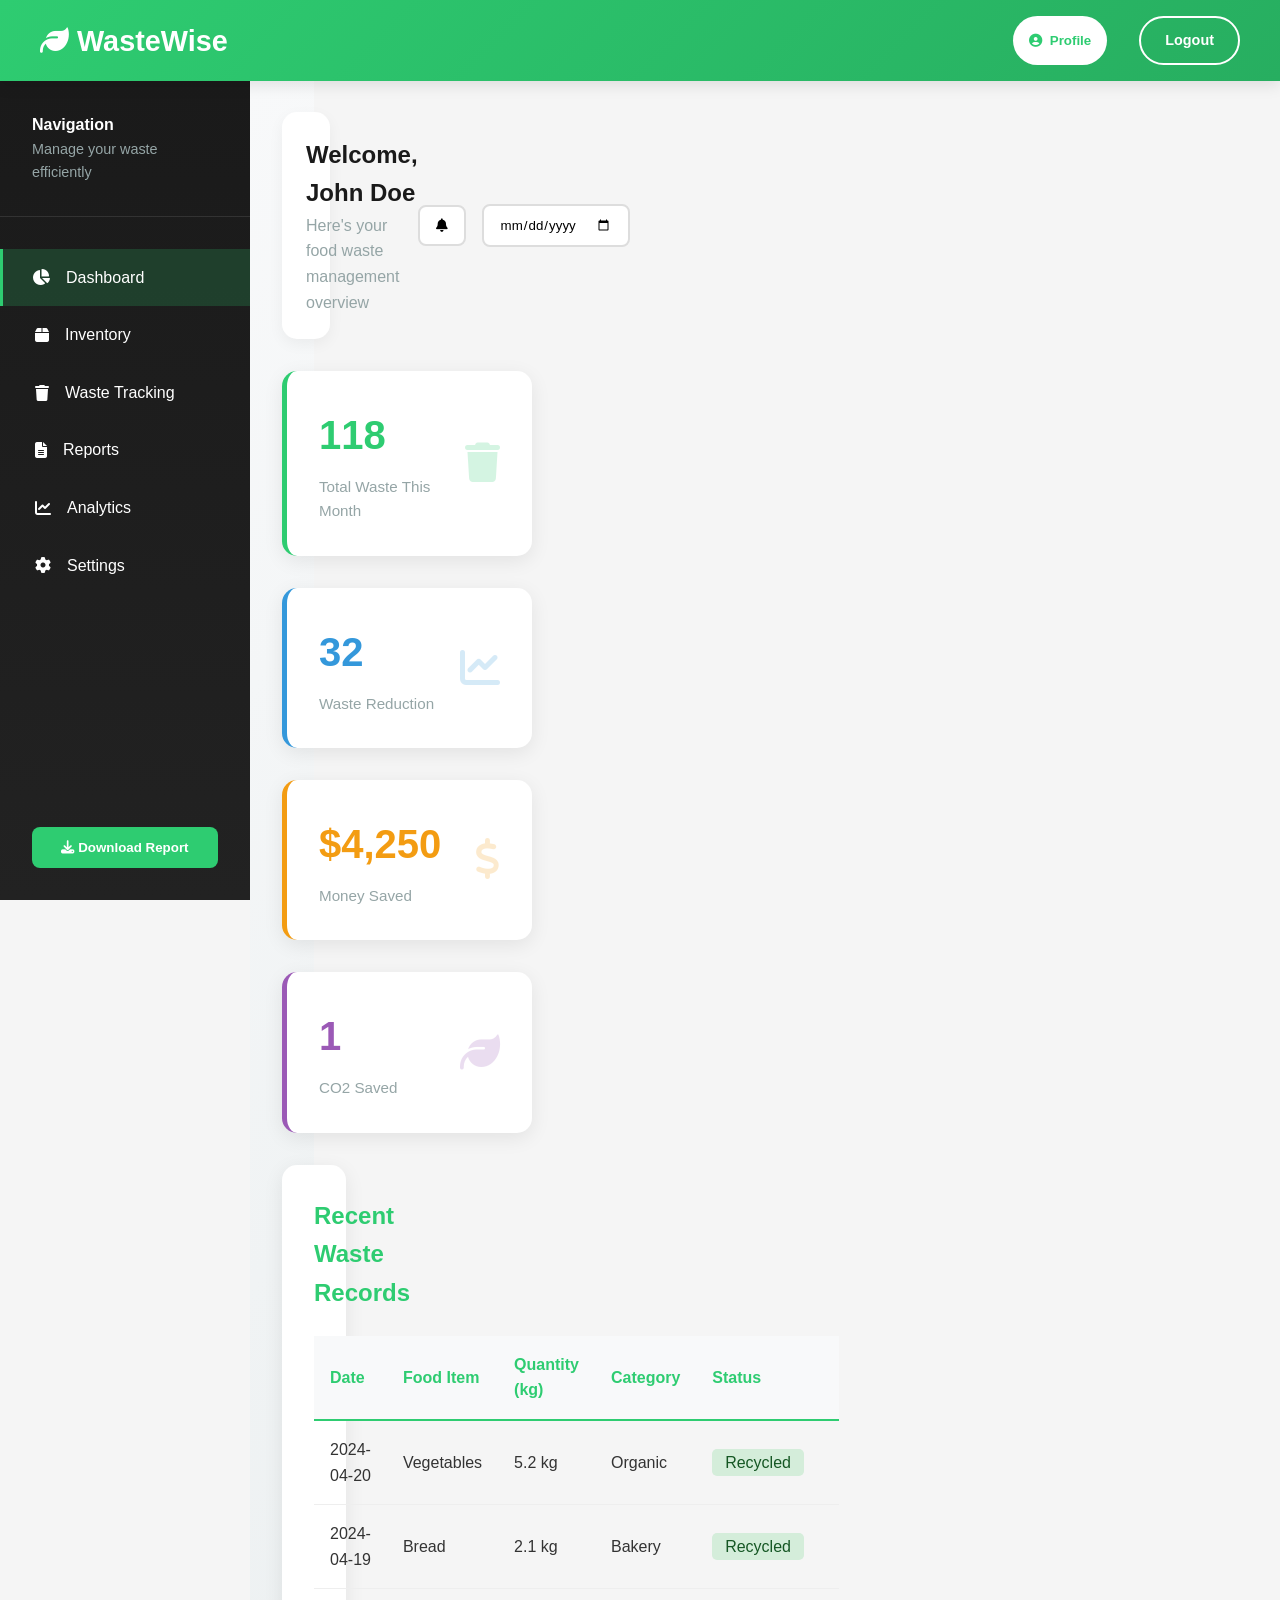
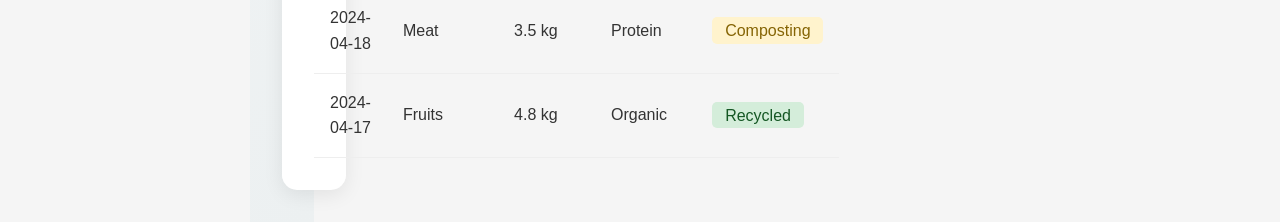
<file: dashboard.html>
<!DOCTYPE html>
<html lang="en">
<head>
    <meta charset="UTF-8">
    <meta name="viewport" content="width=device-width, initial-scale=1.0">
    <title>Dashboard - WasteWise</title>
    <link rel="stylesheet" href="styles.css">
    <link rel="stylesheet" href="https://cdnjs.cloudflare.com/ajax/libs/font-awesome/6.4.0/css/all.min.css">
</head>
<body>
    <!-- Navigation -->
    <nav>
        <div class="nav-container">
            <div class="logo">
                <i class="fas fa-leaf"></i>
                <span>WasteWise</span>
            </div>
            <div class="nav-buttons" style="margin-left: auto;">
                <button id="userMenuBtn" style="background: white; border: none; padding: 0.7rem 1rem; border-radius: 25px; cursor: pointer; display: flex; align-items: center; gap: 0.5rem; font-weight: 600; color: var(--primary-color);">
                    <i class="fas fa-user-circle"></i>
                    <span>Profile</span>
                </button>
                <a href="index.html" class="btn-login" style="margin-left: 1rem;">Logout</a>
            </div>
        </div>
    </nav>

    <!-- Dashboard Container -->
    <div class="dashboard-container">
        <!-- Sidebar -->
        <aside class="sidebar">
            <div class="sidebar-header">
                <h4>Navigation</h4>
                <p>Manage your waste efficiently</p>
            </div>

            <ul class="sidebar-menu">
                <li class="active">
                    <a href="#dashboard" onclick="switchTab('dashboard')">
                        <i class="fas fa-chart-pie"></i>
                        <span>Dashboard</span>
                    </a>
                </li>
                <li>
                    <a href="#inventory" onclick="switchTab('inventory')">
                        <i class="fas fa-box"></i>
                        <span>Inventory</span>
                    </a>
                </li>
                <li>
                    <a href="#waste-tracking" onclick="switchTab('waste-tracking')">
                        <i class="fas fa-trash"></i>
                        <span>Waste Tracking</span>
                    </a>
                </li>
                <li>
                    <a href="#reports" onclick="switchTab('reports')">
                        <i class="fas fa-file-alt"></i>
                        <span>Reports</span>
                    </a>
                </li>
                <li>
                    <a href="#analytics" onclick="switchTab('analytics')">
                        <i class="fas fa-chart-line"></i>
                        <span>Analytics</span>
                    </a>
                </li>
                <li>
                    <a href="#settings" onclick="switchTab('settings')">
                        <i class="fas fa-cog"></i>
                        <span>Settings</span>
                    </a>
                </li>
            </ul>

            <div style="position: absolute; bottom: 2rem; width: 100%; padding: 0 2rem;">
                <button style="width: 100%; padding: 0.8rem; background: var(--primary-color); color: white; border: none; border-radius: 8px; cursor: pointer; font-weight: 600; transition: var(--transition);" onmouseover="this.style.transform='translateY(-2px)'" onmouseout="this.style.transform='translateY(0)'">
                    <i class="fas fa-download"></i> Download Report
                </button>
            </div>
        </aside>

        <!-- Main Content -->
        <main class="main-content">
            <!-- Dashboard Header -->
            <div class="dashboard-header">
                <div>
                    <h2 style="color: var(--dark-color);">Welcome, John Doe</h2>
                    <p style="color: var(--gray-color);">Here's your food waste management overview</p>
                </div>
                <div style="display: flex; gap: 1rem; align-items: center;">
                    <button style="background: white; border: 2px solid #ddd; padding: 0.7rem 1rem; border-radius: 8px; cursor: pointer; transition: var(--transition);" onmouseover="this.style.borderColor='var(--primary-color)'" onmouseout="this.style.borderColor='#ddd'">
                        <i class="fas fa-bell"></i>
                    </button>
                    <input type="date" style="padding: 0.7rem 1rem; border: 2px solid #ddd; border-radius: 8px; cursor: pointer; font-family: inherit;">
                </div>
            </div>

            <!-- Dashboard Tab Content -->
            <div id="dashboard" class="tab-content" style="display: block;">
                <!-- Statistics Cards -->
                <div class="dashboard-stats">
                    <div class="stat-card">
                        <div style="display: flex; justify-content: space-between; align-items: center;">
                            <div>
                                <div class="stat-number">127 kg</div>
                                <div class="stat-label">Total Waste This Month</div>
                            </div>
                            <div style="font-size: 2.5rem; color: var(--primary-color); opacity: 0.2;">
                                <i class="fas fa-trash"></i>
                            </div>
                        </div>
                    </div>

                    <div class="stat-card" style="border-left-color: #3498db;">
                        <div style="display: flex; justify-content: space-between; align-items: center;">
                            <div>
                                <div class="stat-number" style="color: #3498db;">35%</div>
                                <div class="stat-label">Waste Reduction</div>
                            </div>
                            <div style="font-size: 2.5rem; color: #3498db; opacity: 0.2;">
                                <i class="fas fa-chart-line"></i>
                            </div>
                        </div>
                    </div>

                    <div class="stat-card" style="border-left-color: #f39c12;">
                        <div style="display: flex; justify-content: space-between; align-items: center;">
                            <div>
                                <div class="stat-number" style="color: #f39c12;">$4,250</div>
                                <div class="stat-label">Money Saved</div>
                            </div>
                            <div style="font-size: 2.5rem; color: #f39c12; opacity: 0.2;">
                                <i class="fas fa-dollar-sign"></i>
                            </div>
                        </div>
                    </div>

                    <div class="stat-card" style="border-left-color: #9b59b6;">
                        <div style="display: flex; justify-content: space-between; align-items: center;">
                            <div>
                                <div class="stat-number" style="color: #9b59b6;">2.5 tons</div>
                                <div class="stat-label">CO2 Saved</div>
                            </div>
                            <div style="font-size: 2.5rem; color: #9b59b6; opacity: 0.2;">
                                <i class="fas fa-leaf"></i>
                            </div>
                        </div>
                    </div>
                </div>

                <!-- Recent Activity -->
                <div class="dashboard-content" style="margin-top: 2rem;">
                    <h3>Recent Waste Records</h3>
                    <table class="data-table">
                        <thead>
                            <tr>
                                <th>Date</th>
                                <th>Food Item</th>
                                <th>Quantity (kg)</th>
                                <th>Category</th>
                                <th>Status</th>
                            </tr>
                        </thead>
                        <tbody>
                            <tr>
                                <td>2024-04-20</td>
                                <td>Vegetables</td>
                                <td>5.2 kg</td>
                                <td>Organic</td>
                                <td><span style="background: #d4edda; color: #155724; padding: 0.3rem 0.8rem; border-radius: 5px;">Recycled</span></td>
                            </tr>
                            <tr>
                                <td>2024-04-19</td>
                                <td>Bread</td>
                                <td>2.1 kg</td>
                                <td>Bakery</td>
                                <td><span style="background: #d4edda; color: #155724; padding: 0.3rem 0.8rem; border-radius: 5px;">Recycled</span></td>
                            </tr>
                            <tr>
                                <td>2024-04-18</td>
                                <td>Meat</td>
                                <td>3.5 kg</td>
                                <td>Protein</td>
                                <td><span style="background: #fff3cd; color: #856404; padding: 0.3rem 0.8rem; border-radius: 5px;">Composting</span></td>
                            </tr>
                            <tr>
                                <td>2024-04-17</td>
                                <td>Fruits</td>
                                <td>4.8 kg</td>
                                <td>Organic</td>
                                <td><span style="background: #d4edda; color: #155724; padding: 0.3rem 0.8rem; border-radius: 5px;">Recycled</span></td>
                            </tr>
                        </tbody>
                    </table>
                </div>
            </div>

            <!-- Inventory Tab Content -->
            <div id="inventory" class="tab-content" style="display: none;">
                <div class="dashboard-content">
                    <h3>Inventory Management</h3>
                    <form style="display: grid; grid-template-columns: repeat(auto-fit, minmax(200px, 1fr)); gap: 1rem; margin-bottom: 2rem;">
                        <div class="form-group">
                            <label>Food Item</label>
                            <input type="text" placeholder="Enter food item">
                        </div>
                        <div class="form-group">
                            <label>Quantity (kg)</label>
                            <input type="number" placeholder="Enter quantity">
                        </div>
                        <div class="form-group">
                            <label>Expiry Date</label>
                            <input type="date">
                        </div>
                        <div class="form-group">
                            <label>Category</label>
                            <select>
                                <option>Select category</option>
                                <option>Organic</option>
                                <option>Protein</option>
                                <option>Bakery</option>
                                <option>Dairy</option>
                            </select>
                        </div>
                    </form>
                    <button class="btn-submit" style="width: auto; margin-bottom: 2rem;">
                        <i class="fas fa-plus"></i> Add Item
                    </button>

                    <h4 style="color: var(--primary-color); margin-top: 2rem; margin-bottom: 1rem;">Current Inventory</h4>
                    <table class="data-table">
                        <thead>
                            <tr>
                                <th>Item</th>
                                <th>Quantity</th>
                                <th>Expiry Date</th>
                                <th>Category</th>
                                <th>Action</th>
                            </tr>
                        </thead>
                        <tbody>
                            <tr>
                                <td>Tomatoes</td>
                                <td>15 kg</td>
                                <td>2024-04-25</td>
                                <td>Organic</td>
                                <td><button style="background: transparent; border: none; color: var(--accent-color); cursor: pointer;"><i class="fas fa-trash"></i></button></td>
                            </tr>
                            <tr>
                                <td>Milk</td>
                                <td>8 L</td>
                                <td>2024-04-22</td>
                                <td>Dairy</td>
                                <td><button style="background: transparent; border: none; color: var(--accent-color); cursor: pointer;"><i class="fas fa-trash"></i></button></td>
                            </tr>
                        </tbody>
                    </table>
                </div>
            </div>

            <!-- Waste Tracking Tab Content -->
            <div id="waste-tracking" class="tab-content" style="display: none;">
                <div class="dashboard-content">
                    <h3>Log Waste</h3>
                    <form style="display: grid; grid-template-columns: repeat(auto-fit, minmax(200px, 1fr)); gap: 1rem; margin-bottom: 2rem;">
                        <div class="form-group">
                            <label>Waste Date</label>
                            <input type="date">
                        </div>
                        <div class="form-group">
                            <label>Item Description</label>
                            <input type="text" placeholder="Describe the waste item">
                        </div>
                        <div class="form-group">
                            <label>Quantity (kg)</label>
                            <input type="number" placeholder="Enter weight">
                        </div>
                        <div class="form-group">
                            <label>Disposal Method</label>
                            <select>
                                <option>Select method</option>
                                <option>Composting</option>
                                <option>Recycling</option>
                                <option>Donation</option>
                                <option>Landfill</option>
                            </select>
                        </div>
                    </form>
                    <button class="btn-submit" style="width: auto; margin-bottom: 2rem;">
                        <i class="fas fa-save"></i> Log Waste
                    </button>

                    <h4 style="color: var(--primary-color); margin-top: 2rem; margin-bottom: 1rem;">Waste Disposal Methods</h4>
                    <div style="display: grid; grid-template-columns: repeat(auto-fit, minmax(250px, 1fr)); gap: 1rem;">
                        <div style="background: #f0f0f0; padding: 1.5rem; border-radius: 10px; border-left: 4px solid var(--primary-color);">
                            <h5 style="color: var(--primary-color); margin-bottom: 0.5rem;"><i class="fas fa-leaf"></i> Composting</h5>
                            <p style="color: var(--gray-color); font-size: 0.9rem;">Best for organic waste</p>
                            <p style="font-weight: bold; margin-top: 0.5rem;">45 kg this month</p>
                        </div>
                        <div style="background: #f0f0f0; padding: 1.5rem; border-radius: 10px; border-left: 4px solid #3498db;">
                            <h5 style="color: #3498db; margin-bottom: 0.5rem;"><i class="fas fa-recycle"></i> Recycling</h5>
                            <p style="color: var(--gray-color); font-size: 0.9rem;">For packaging materials</p>
                            <p style="font-weight: bold; margin-top: 0.5rem;">30 kg this month</p>
                        </div>
                        <div style="background: #f0f0f0; padding: 1.5rem; border-radius: 10px; border-left: 4px solid #f39c12;">
                            <h5 style="color: #f39c12; margin-bottom: 0.5rem;"><i class="fas fa-hands-helping"></i> Donation</h5>
                            <p style="color: var(--gray-color); font-size: 0.9rem;">Edible food distribution</p>
                            <p style="font-weight: bold; margin-top: 0.5rem;">25 kg this month</p>
                        </div>
                    </div>
                </div>
            </div>

            <!-- Reports Tab Content -->
            <div id="reports" class="tab-content" style="display: none;">
                <div class="dashboard-content">
                    <h3>Generate Reports</h3>
                    <div style="display: grid; grid-template-columns: repeat(auto-fit, minmax(200px, 1fr)); gap: 1rem; margin-bottom: 2rem;">
                        <div class="form-group">
                            <label>Report Type</label>
                            <select>
                                <option>Monthly Report</option>
                                <option>Quarterly Report</option>
                                <option>Annual Report</option>
                                <option>Custom Report</option>
                            </select>
                        </div>
                        <div class="form-group">
                            <label>Date Range</label>
                            <input type="date">
                        </div>
                    </div>
                    <button class="btn-submit" style="width: auto;">
                        <i class="fas fa-file-pdf"></i> Generate PDF
                    </button>

                    <h4 style="color: var(--primary-color); margin-top: 2rem; margin-bottom: 1rem;">Recent Reports</h4>
                    <table class="data-table">
                        <thead>
                            <tr>
                                <th>Report Name</th>
                                <th>Generated Date</th>
                                <th>Period</th>
                                <th>Download</th>
                            </tr>
                        </thead>
                        <tbody>
                            <tr>
                                <td>Monthly Report - March 2024</td>
                                <td>2024-04-01</td>
                                <td>Mar 1-31, 2024</td>
                                <td><button style="background: transparent; border: none; color: var(--primary-color); cursor: pointer;"><i class="fas fa-download"></i></button></td>
                            </tr>
                            <tr>
                                <td>Monthly Report - February 2024</td>
                                <td>2024-03-01</td>
                                <td>Feb 1-29, 2024</td>
                                <td><button style="background: transparent; border: none; color: var(--primary-color); cursor: pointer;"><i class="fas fa-download"></i></button></td>
                            </tr>
                        </tbody>
                    </table>
                </div>
            </div>

            <!-- Analytics Tab Content -->
            <div id="analytics" class="tab-content" style="display: none;">
                <div class="dashboard-content">
                    <h3>Analytics & Insights</h3>
                    <div style="background: url('https://images.unsplash.com/photo-1551288049-bebda4e38f71?w=800&h=400&fit=crop'); background-size: cover; height: 400px; border-radius: 10px; margin-bottom: 2rem; display: flex; align-items: center; justify-content: center;">
                        <div style="background: rgba(0,0,0,0.6); color: white; padding: 2rem; border-radius: 10px; text-align: center;">
                            <h4>Chart Visualization Area</h4>
                            <p>Your analytics charts would be displayed here</p>
                        </div>
                    </div>

                    <div style="display: grid; grid-template-columns: repeat(auto-fit, minmax(250px, 1fr)); gap: 1rem;">
                        <div style="background: linear-gradient(135deg, var(--primary-color), var(--secondary-color)); color: white; padding: 1.5rem; border-radius: 10px;">
                            <h5 style="margin-bottom: 0.5rem;"><i class="fas fa-trending-down"></i> Waste Trend</h5>
                            <p style="font-size: 1.3rem; font-weight: bold;">↓ 12% decrease</p>
                            <p style="font-size: 0.9rem; opacity: 0.9;">Compared to last month</p>
                        </div>
                        <div style="background: linear-gradient(135deg, #3498db, #2980b9); color: white; padding: 1.5rem; border-radius: 10px;">
                            <h5 style="margin-bottom: 0.5rem;"><i class="fas fa-check-circle"></i> Efficiency Rate</h5>
                            <p style="font-size: 1.3rem; font-weight: bold;">87%</p>
                            <p style="font-size: 0.9rem; opacity: 0.9;">Waste management efficiency</p>
                        </div>
                        <div style="background: linear-gradient(135deg, #f39c12, #e67e22); color: white; padding: 1.5rem; border-radius: 10px;">
                            <h5 style="margin-bottom: 0.5rem;"><i class="fas fa-lightbulb"></i> Top Category</h5>
                            <p style="font-size: 1.3rem; font-weight: bold;">Organic</p>
                            <p style="font-size: 0.9rem; opacity: 0.9;">45% of total waste</p>
                        </div>
                    </div>
                </div>
            </div>

            <!-- Settings Tab Content -->
            <div id="settings" class="tab-content" style="display: none;">
                <div class="dashboard-content">
                    <h3>Account Settings</h3>
                    <form style="max-width: 600px;">
                        <h4 style="color: var(--primary-color); margin-top: 1.5rem; margin-bottom: 1rem;">Personal Information</h4>
                        <div class="form-group">
                            <label>Full Name</label>
                            <input type="text" value="John Doe" required>
                        </div>
                        <div class="form-group">
                            <label>Email Address</label>
                            <input type="email" value="john@example.com" required>
                        </div>
                        <div class="form-group">
                            <label>Phone Number</label>
                            <input type="tel" value="+1 234 567 8900" required>
                        </div>

                        <h4 style="color: var(--primary-color); margin-top: 1.5rem; margin-bottom: 1rem;">Business Information</h4>
                        <div class="form-group">
                            <label>Business Name</label>
                            <input type="text" value="Green Restaurant Co." required>
                        </div>
                        <div class="form-group">
                            <label>Business Type</label>
                            <select required>
                                <option selected>Restaurant</option>
                                <option>Supermarket</option>
                                <option>Individual</option>
                                <option>Business</option>
                            </select>
                        </div>

                        <h4 style="color: var(--primary-color); margin-top: 1.5rem; margin-bottom: 1rem;">Security</h4>
                        <button type="button" class="btn-submit" style="width: auto; margin-bottom: 1rem;" onclick="alert('Change password functionality')">
                            <i class="fas fa-key"></i> Change Password
                        </button>

                        <h4 style="color: var(--primary-color); margin-top: 1.5rem; margin-bottom: 1rem;">Notifications</h4>
                        <div style="display: flex; gap: 2rem; margin-bottom: 1rem;">
                            <label style="display: flex; align-items: center; font-weight: normal;">
                                <input type="checkbox" checked style="margin-right: 0.5rem; cursor: pointer;"> Email Notifications
                            </label>
                            <label style="display: flex; align-items: center; font-weight: normal;">
                                <input type="checkbox" checked style="margin-right: 0.5rem; cursor: pointer;"> SMS Alerts
                            </label>
                        </div>

                        <button type="submit" class="btn-submit">
                            <i class="fas fa-save"></i> Save Changes
                        </button>
                    </form>
                </div>
            </div>
        </main>
    </div>

    <script src="script.js"></script>
    <script>
        function switchTab(tabName) {
            // Hide all tab contents
            const tabs = document.querySelectorAll('.tab-content');
            tabs.forEach(tab => tab.style.display = 'none');

            // Show selected tab
            document.getElementById(tabName).style.display = 'block';

            // Update active menu item
            const menuItems = document.querySelectorAll('.sidebar-menu li');
            menuItems.forEach(item => item.classList.remove('active'));
            event.target.closest('li').classList.add('active');
        }
    </script>
</body>
</html>
</file>
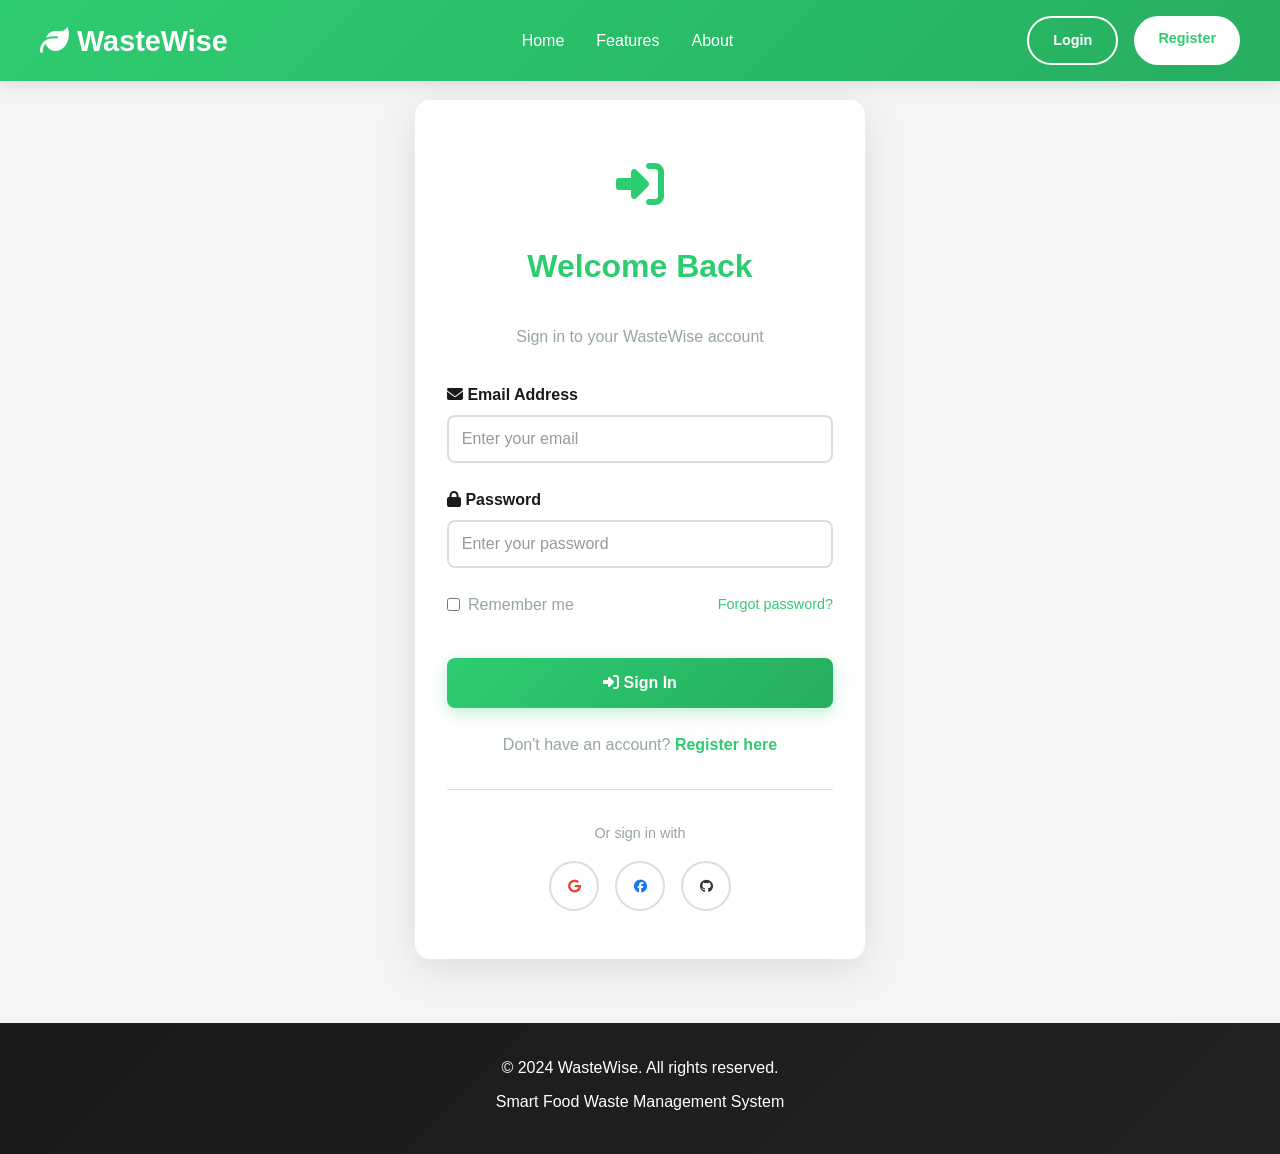
<file: login.html>
<!DOCTYPE html>
<html lang="en">
<head>
    <meta charset="UTF-8">
    <meta name="viewport" content="width=device-width, initial-scale=1.0">
    <title>Login - WasteWise</title>
    <link rel="stylesheet" href="styles.css">
    <link rel="stylesheet" href="https://cdnjs.cloudflare.com/ajax/libs/font-awesome/6.4.0/css/all.min.css">
</head>
<body>
    <!-- Navigation -->
    <nav>
        <div class="nav-container">
            <div class="logo">
                <i class="fas fa-leaf"></i>
                <span>WasteWise</span>
            </div>
            <ul class="nav-links">
                <li><a href="index.html">Home</a></li>
                <li><a href="index.html#features">Features</a></li>
                <li><a href="index.html#about">About</a></li>
            </ul>
            <div class="nav-buttons">
                <a href="login.html" class="btn-login">Login</a>
                <a href="register.html" class="btn-register">Register</a>
            </div>
            <button class="menu-toggle" id="menuToggle">
                <span></span>
                <span></span>
                <span></span>
            </button>
        </div>
    </nav>

    <!-- Login Section -->
    <section class="auth-container">
        <div class="auth-box">
            <div style="text-align: center; margin-bottom: 2rem;">
                <div style="font-size: 3rem; color: var(--primary-color); margin-bottom: 1rem;">
                    <i class="fas fa-sign-in-alt"></i>
                </div>
                <h2>Welcome Back</h2>
                <p style="color: var(--gray-color);">Sign in to your WasteWise account</p>
            </div>

            <form id="loginForm" onsubmit="handleLogin(event)">
                <div class="form-group">
                    <label for="email"><i class="fas fa-envelope"></i> Email Address</label>
                    <input type="email" id="email" name="email" placeholder="Enter your email" required>
                </div>

                <div class="form-group">
                    <label for="password"><i class="fas fa-lock"></i> Password</label>
                    <input type="password" id="password" name="password" placeholder="Enter your password" required>
                </div>

                <div style="display: flex; justify-content: space-between; align-items: center; margin-bottom: 1.5rem;">
                    <label style="display: flex; align-items: center; font-weight: normal; color: var(--gray-color);">
                        <input type="checkbox" style="margin-right: 0.5rem; cursor: pointer;"> Remember me
                    </label>
                    <a href="#" style="color: var(--primary-color); font-size: 0.9rem;">Forgot password?</a>
                </div>

                <button type="submit" class="btn-submit">
                    <i class="fas fa-sign-in-alt"></i> Sign In
                </button>
            </form>

            <div class="auth-toggle">
                Don't have an account? <a href="register.html">Register here</a>
            </div>

            <div style="margin-top: 2rem; padding-top: 2rem; border-top: 1px solid #ddd; text-align: center;">
                <p style="color: var(--gray-color); font-size: 0.9rem; margin-bottom: 1rem;">Or sign in with</p>
                <div style="display: flex; gap: 1rem; justify-content: center;">
                    <button type="button" style="width: 50px; height: 50px; border: 2px solid #ddd; background: white; border-radius: 50%; cursor: pointer; transition: var(--transition);" onmouseover="this.style.borderColor='var(--primary-color)'" onmouseout="this.style.borderColor='#ddd'">
                        <i class="fab fa-google" style="color: #ea4335;"></i>
                    </button>
                    <button type="button" style="width: 50px; height: 50px; border: 2px solid #ddd; background: white; border-radius: 50%; cursor: pointer; transition: var(--transition);" onmouseover="this.style.borderColor='var(--primary-color)'" onmouseout="this.style.borderColor='#ddd'">
                        <i class="fab fa-facebook" style="color: #1877f2;"></i>
                    </button>
                    <button type="button" style="width: 50px; height: 50px; border: 2px solid #ddd; background: white; border-radius: 50%; cursor: pointer; transition: var(--transition);" onmouseover="this.style.borderColor='var(--primary-color)'" onmouseout="this.style.borderColor='#ddd'">
                        <i class="fab fa-github" style="color: #333;"></i>
                    </button>
                </div>
            </div>
        </div>
    </section>

    <!-- Footer -->
    <footer>
        <p>&copy; 2024 WasteWise. All rights reserved.</p>
        <p>Smart Food Waste Management System</p>
    </footer>

    <script src="script.js"></script>
    <script>
        function handleLogin(event) {
            event.preventDefault();
            const email = document.getElementById('email').value;
            const password = document.getElementById('password').value;
            
            if (email && password) {
                alert('Login successful! Redirecting to dashboard...');
                // Simulate successful login and redirect
                window.location.href = 'dashboard.html';
            }
        }
    </script>
</body>
</html>
</file>
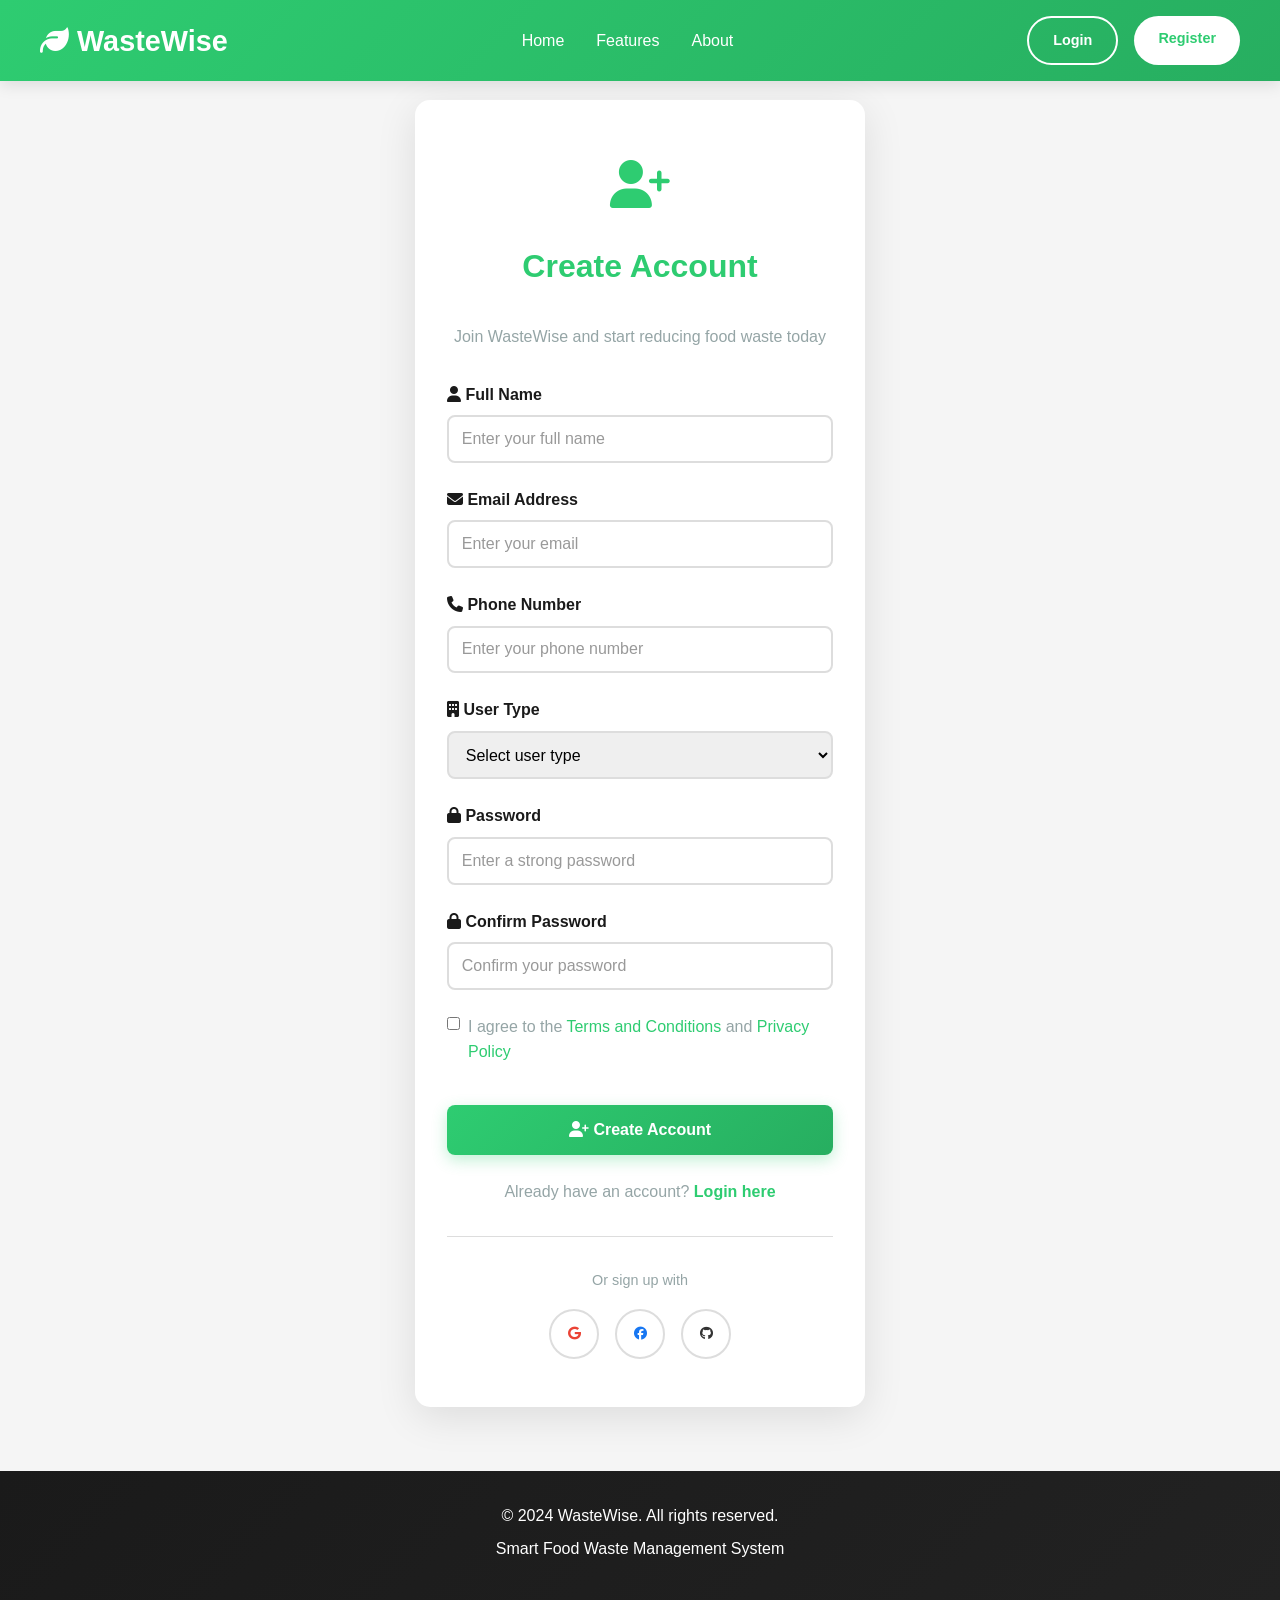
<file: register.html>
<!DOCTYPE html>
<html lang="en">
<head>
    <meta charset="UTF-8">
    <meta name="viewport" content="width=device-width, initial-scale=1.0">
    <title>Register - WasteWise</title>
    <link rel="stylesheet" href="styles.css">
    <link rel="stylesheet" href="https://cdnjs.cloudflare.com/ajax/libs/font-awesome/6.4.0/css/all.min.css">
</head>
<body>
    <!-- Navigation -->
    <nav>
        <div class="nav-container">
            <div class="logo">
                <i class="fas fa-leaf"></i>
                <span>WasteWise</span>
            </div>
            <ul class="nav-links">
                <li><a href="index.html">Home</a></li>
                <li><a href="index.html#features">Features</a></li>
                <li><a href="index.html#about">About</a></li>
            </ul>
            <div class="nav-buttons">
                <a href="login.html" class="btn-login">Login</a>
                <a href="register.html" class="btn-register">Register</a>
            </div>
            <button class="menu-toggle" id="menuToggle">
                <span></span>
                <span></span>
                <span></span>
            </button>
        </div>
    </nav>

    <!-- Register Section -->
    <section class="auth-container" style="margin-bottom: 2rem;">
        <div class="auth-box">
            <div style="text-align: center; margin-bottom: 2rem;">
                <div style="font-size: 3rem; color: var(--primary-color); margin-bottom: 1rem;">
                    <i class="fas fa-user-plus"></i>
                </div>
                <h2>Create Account</h2>
                <p style="color: var(--gray-color);">Join WasteWise and start reducing food waste today</p>
            </div>

            <form id="registerForm" onsubmit="handleRegister(event)">
                <div class="form-group">
                    <label for="fullname"><i class="fas fa-user"></i> Full Name</label>
                    <input type="text" id="fullname" name="fullname" placeholder="Enter your full name" required>
                </div>

                <div class="form-group">
                    <label for="email"><i class="fas fa-envelope"></i> Email Address</label>
                    <input type="email" id="email" name="email" placeholder="Enter your email" required>
                </div>

                <div class="form-group">
                    <label for="phone"><i class="fas fa-phone"></i> Phone Number</label>
                    <input type="tel" id="phone" name="phone" placeholder="Enter your phone number" required>
                </div>

                <div class="form-group">
                    <label for="usertype"><i class="fas fa-building"></i> User Type</label>
                    <select id="usertype" name="usertype" required>
                        <option value="">Select user type</option>
                        <option value="individual">Individual</option>
                        <option value="restaurant">Restaurant</option>
                        <option value="supermarket">Supermarket</option>
                        <option value="business">Business</option>
                        <option value="other">Other</option>
                    </select>
                </div>

                <div class="form-group">
                    <label for="password"><i class="fas fa-lock"></i> Password</label>
                    <input type="password" id="password" name="password" placeholder="Enter a strong password" required>
                </div>

                <div class="form-group">
                    <label for="confirmpassword"><i class="fas fa-lock"></i> Confirm Password</label>
                    <input type="password" id="confirmpassword" name="confirmpassword" placeholder="Confirm your password" required>
                </div>

                <div style="margin-bottom: 1.5rem;">
                    <label style="display: flex; align-items: flex-start; font-weight: normal; color: var(--gray-color);">
                        <input type="checkbox" required style="margin-right: 0.5rem; margin-top: 0.2rem; cursor: pointer;">
                        <span>I agree to the <a href="#" style="color: var(--primary-color);">Terms and Conditions</a> and <a href="#" style="color: var(--primary-color);">Privacy Policy</a></span>
                    </label>
                </div>

                <button type="submit" class="btn-submit">
                    <i class="fas fa-user-plus"></i> Create Account
                </button>
            </form>

            <div class="auth-toggle">
                Already have an account? <a href="login.html">Login here</a>
            </div>

            <div style="margin-top: 2rem; padding-top: 2rem; border-top: 1px solid #ddd; text-align: center;">
                <p style="color: var(--gray-color); font-size: 0.9rem; margin-bottom: 1rem;">Or sign up with</p>
                <div style="display: flex; gap: 1rem; justify-content: center;">
                    <button type="button" style="width: 50px; height: 50px; border: 2px solid #ddd; background: white; border-radius: 50%; cursor: pointer; transition: var(--transition);" onmouseover="this.style.borderColor='var(--primary-color)'" onmouseout="this.style.borderColor='#ddd'">
                        <i class="fab fa-google" style="color: #ea4335;"></i>
                    </button>
                    <button type="button" style="width: 50px; height: 50px; border: 2px solid #ddd; background: white; border-radius: 50%; cursor: pointer; transition: var(--transition);" onmouseover="this.style.borderColor='var(--primary-color)'" onmouseout="this.style.borderColor='#ddd'">
                        <i class="fab fa-facebook" style="color: #1877f2;"></i>
                    </button>
                    <button type="button" style="width: 50px; height: 50px; border: 2px solid #ddd; background: white; border-radius: 50%; cursor: pointer; transition: var(--transition);" onmouseover="this.style.borderColor='var(--primary-color)'" onmouseout="this.style.borderColor='#ddd'">
                        <i class="fab fa-github" style="color: #333;"></i>
                    </button>
                </div>
            </div>
        </div>
    </section>

    <!-- Footer -->
    <footer>
        <p>&copy; 2024 WasteWise. All rights reserved.</p>
        <p>Smart Food Waste Management System</p>
    </footer>

    <script src="script.js"></script>
    <script>
        function handleRegister(event) {
            event.preventDefault();
            const fullname = document.getElementById('fullname').value;
            const email = document.getElementById('email').value;
            const password = document.getElementById('password').value;
            const confirmpassword = document.getElementById('confirmpassword').value;

            if (password !== confirmpassword) {
                alert('Passwords do not match!');
                return;
            }

            if (fullname && email && password) {
                alert('Registration successful! Redirecting to login...');
                window.location.href = 'login.html';
            }
        }
    </script>
</body>
</html>
</file>
<file: styles.css>
* {
    margin: 0;
    padding: 0;
    box-sizing: border-box;
}

:root {
    --primary-color: #2ecc71;
    --secondary-color: #27ae60;
    --dark-color: #1a1a1a;
    --light-color: #f8f9fa;
    --gray-color: #95a5a6;
    --accent-color: #e74c3c;
    --transition: all 0.3s ease;
}

body {
    font-family: 'Segoe UI', Tahoma, Geneva, Verdana, sans-serif;
    line-height: 1.6;
    color: #333;
    background-color: #f5f5f5;
}

a {
    text-decoration: none;
    color: inherit;
}

ul, li {
    list-style: none;
}

/* ===== Navigation Styles ===== */
nav {
    background: linear-gradient(135deg, var(--primary-color) 0%, var(--secondary-color) 100%);
    padding: 1rem 2rem;
    position: fixed;
    width: 100%;
    top: 0;
    z-index: 1000;
    box-shadow: 0 4px 15px rgba(0, 0, 0, 0.1);
    animation: slideDown 0.5s ease;
}

@keyframes slideDown {
    from {
        transform: translateY(-100%);
        opacity: 0;
    }
    to {
        transform: translateY(0);
        opacity: 1;
    }
}

.nav-container {
    max-width: 1200px;
    margin: 0 auto;
    display: flex;
    justify-content: space-between;
    align-items: center;
}

.logo {
    font-size: 1.8rem;
    font-weight: bold;
    color: white;
    display: flex;
    align-items: center;
    gap: 0.5rem;
    animation: fadeInLeft 0.6s ease;
}

.logo:hover {
    transform: scale(1.05);
    transition: var(--transition);
}

.nav-links {
    display: flex;
    gap: 2rem;
    animation: fadeInRight 0.6s ease;
}

.nav-links a {
    color: white;
    font-weight: 500;
    position: relative;
    transition: var(--transition);
}

.nav-links a::after {
    content: '';
    position: absolute;
    bottom: -5px;
    left: 0;
    width: 0;
    height: 2px;
    background-color: white;
    transition: var(--transition);
}

.nav-links a:hover::after {
    width: 100%;
}

.nav-links a:hover {
    transform: translateY(-2px);
}

.nav-buttons {
    display: flex;
    gap: 1rem;
}

.btn-login, .btn-register {
    padding: 0.7rem 1.5rem;
    border: none;
    border-radius: 25px;
    font-weight: 600;
    cursor: pointer;
    transition: var(--transition);
    font-size: 0.9rem;
}

.btn-login {
    background-color: transparent;
    color: white;
    border: 2px solid white;
}

.btn-login:hover {
    background-color: white;
    color: var(--primary-color);
    transform: translateY(-3px);
    box-shadow: 0 5px 15px rgba(0, 0, 0, 0.2);
}

.btn-register {
    background-color: white;
    color: var(--primary-color);
}

.btn-register:hover {
    transform: translateY(-3px);
    box-shadow: 0 5px 15px rgba(0, 0, 0, 0.2);
    background-color: var(--light-color);
}

.menu-toggle {
    display: none;
    flex-direction: column;
    cursor: pointer;
    background: none;
    border: none;
    gap: 0.4rem;
}

.menu-toggle span {
    width: 25px;
    height: 3px;
    background-color: white;
    border-radius: 2px;
    transition: var(--transition);
}

/* ===== Animations ===== */
@keyframes fadeInLeft {
    from {
        opacity: 0;
        transform: translateX(-30px);
    }
    to {
        opacity: 1;
        transform: translateX(0);
    }
}

@keyframes fadeInRight {
    from {
        opacity: 0;
        transform: translateX(30px);
    }
    to {
        opacity: 1;
        transform: translateX(0);
    }
}

@keyframes fadeInUp {
    from {
        opacity: 0;
        transform: translateY(30px);
    }
    to {
        opacity: 1;
        transform: translateY(0);
    }
}

@keyframes slideInUp {
    from {
        opacity: 0;
        transform: translateY(50px);
    }
    to {
        opacity: 1;
        transform: translateY(0);
    }
}

@keyframes pulse {
    0%, 100% {
        transform: scale(1);
    }
    50% {
        transform: scale(1.05);
    }
}

@keyframes bounce {
    0%, 100% {
        transform: translateY(0);
    }
    50% {
        transform: translateY(-10px);
    }
}

/* ===== Hero Section ===== */
.hero {
    margin-top: 80px;
    background: linear-gradient(135deg, rgba(46, 204, 113, 0.9) 0%, rgba(39, 174, 96, 0.9) 100%),
                url('https://images.unsplash.com/photo-1556909114-f6e7ad7d3136?w=1200&h=600&fit=crop') center/cover;
    background-attachment: fixed;
    color: white;
    padding: 80px 2rem;
    text-align: center;
    position: relative;
    overflow: hidden;
}

.hero::before {
    content: '';
    position: absolute;
    top: 0;
    left: 0;
    right: 0;
    bottom: 0;
    background: rgba(0, 0, 0, 0.4);
    z-index: 1;
}

.hero-content {
    position: relative;
    z-index: 2;
    animation: fadeInUp 1s ease;
    max-width: 800px;
    margin: 0 auto;
}

.hero h1 {
    font-size: 3.5rem;
    margin-bottom: 1rem;
    font-weight: 800;
    text-shadow: 2px 2px 4px rgba(0, 0, 0, 0.3);
}

.hero p {
    font-size: 1.3rem;
    margin-bottom: 2rem;
    text-shadow: 1px 1px 2px rgba(0, 0, 0, 0.3);
}

.hero-buttons {
    display: flex;
    gap: 1rem;
    justify-content: center;
    flex-wrap: wrap;
}

.btn-primary, .btn-secondary {
    padding: 1rem 2rem;
    border: none;
    border-radius: 50px;
    font-weight: 600;
    font-size: 1rem;
    cursor: pointer;
    transition: var(--transition);
    display: inline-block;
}

.btn-primary {
    background-color: var(--accent-color);
    color: white;
}

.btn-primary:hover {
    transform: translateY(-3px);
    box-shadow: 0 10px 25px rgba(231, 76, 60, 0.3);
    background-color: #c0392b;
}

.btn-secondary {
    background-color: white;
    color: var(--primary-color);
}

.btn-secondary:hover {
    transform: translateY(-3px);
    box-shadow: 0 10px 25px rgba(255, 255, 255, 0.3);
    background-color: var(--light-color);
}

/* ===== Features Section ===== */
.features {
    padding: 80px 2rem;
    background-color: var(--light-color);
}

.container {
    max-width: 1200px;
    margin: 0 auto;
}

.section-title {
    text-align: center;
    font-size: 2.5rem;
    margin-bottom: 3rem;
    color: var(--dark-color);
    position: relative;
    animation: fadeInUp 0.8s ease;
}

.section-title::after {
    content: '';
    display: block;
    width: 100px;
    height: 4px;
    background: linear-gradient(90deg, var(--primary-color), var(--secondary-color));
    margin: 1rem auto 0;
    border-radius: 2px;
}

.features-grid {
    display: grid;
    grid-template-columns: repeat(auto-fit, minmax(300px, 1fr));
    gap: 2rem;
}

.feature-card {
    background: white;
    padding: 2rem;
    border-radius: 15px;
    text-align: center;
    box-shadow: 0 5px 20px rgba(0, 0, 0, 0.1);
    transition: var(--transition);
    animation: slideInUp 0.8s ease;
    cursor: pointer;
}

.feature-card:hover {
    transform: translateY(-10px);
    box-shadow: 0 15px 40px rgba(46, 204, 113, 0.2);
}

.feature-icon {
    font-size: 3rem;
    margin-bottom: 1rem;
    animation: bounce 2s infinite;
}

.feature-card h3 {
    font-size: 1.5rem;
    margin-bottom: 1rem;
    color: var(--primary-color);
}

.feature-card p {
    color: var(--gray-color);
    line-height: 1.8;
}

/* ===== Login & Register Forms ===== */
.auth-container {
    max-width: 450px;
    margin: 100px auto 2rem;
    animation: fadeInUp 0.8s ease;
}

.auth-box {
    background: white;
    padding: 3rem 2rem;
    border-radius: 15px;
    box-shadow: 0 10px 40px rgba(0, 0, 0, 0.1);
}

.auth-box h2 {
    text-align: center;
    margin-bottom: 2rem;
    color: var(--primary-color);
    font-size: 2rem;
}

.form-group {
    margin-bottom: 1.5rem;
    animation: fadeInUp 0.6s ease;
}

.form-group label {
    display: block;
    margin-bottom: 0.5rem;
    font-weight: 600;
    color: var(--dark-color);
}

.form-group input,
.form-group select {
    width: 100%;
    padding: 0.8rem;
    border: 2px solid #ddd;
    border-radius: 8px;
    font-size: 1rem;
    transition: var(--transition);
    font-family: inherit;
}

.form-group input:focus,
.form-group select:focus {
    outline: none;
    border-color: var(--primary-color);
    box-shadow: 0 0 0 3px rgba(46, 204, 113, 0.1);
}

.form-group input::placeholder {
    color: #999;
}

.btn-submit {
    width: 100%;
    padding: 1rem;
    background: linear-gradient(135deg, var(--primary-color), var(--secondary-color));
    color: white;
    border: none;
    border-radius: 8px;
    font-size: 1rem;
    font-weight: 700;
    cursor: pointer;
    transition: var(--transition);
    margin-top: 1rem;
    box-shadow: 0 5px 15px rgba(46, 204, 113, 0.3);
}

.btn-submit:hover {
    transform: translateY(-2px);
    box-shadow: 0 8px 25px rgba(46, 204, 113, 0.4);
}

.btn-submit:active {
    transform: translateY(0);
}

.auth-toggle {
    text-align: center;
    margin-top: 1.5rem;
    color: var(--gray-color);
}

.auth-toggle a {
    color: var(--primary-color);
    font-weight: 600;
    transition: var(--transition);
}

.auth-toggle a:hover {
    color: var(--secondary-color);
    text-decoration: underline;
}

/* ===== Dashboard Styles ===== */
.dashboard-container {
    display: grid;
    grid-template-columns: 250px 1fr;
    gap: 0;
    min-height: calc(100vh - 80px);
    margin-top: 80px;
}

.sidebar {
    background: linear-gradient(180deg, var(--dark-color) 0%, #222 100%);
    color: white;
    padding: 2rem 0;
    position: fixed;
    width: 250px;
    height: calc(100vh - 80px);
    overflow-y: auto;
    animation: slideInLeft 0.6s ease;
}

.sidebar-header {
    padding: 0 2rem 2rem;
    border-bottom: 1px solid rgba(255, 255, 255, 0.1);
    margin-bottom: 2rem;
}

.sidebar-header p {
    font-size: 0.9rem;
    color: var(--gray-color);
}

.sidebar-menu li {
    padding: 1rem 2rem;
    transition: var(--transition);
    cursor: pointer;
    border-left: 3px solid transparent;
}

.sidebar-menu li:hover {
    background-color: rgba(46, 204, 113, 0.1);
    border-left-color: var(--primary-color);
    padding-left: calc(2rem - 3px);
}

.sidebar-menu li a {
    display: flex;
    align-items: center;
    gap: 1rem;
}

.sidebar-menu li.active {
    background-color: rgba(46, 204, 113, 0.2);
    border-left-color: var(--primary-color);
    padding-left: calc(2rem - 3px);
}

.main-content {
    margin-left: 250px;
    padding: 2rem;
    background: linear-gradient(135deg, #f8f9fa 0%, #ecf0f1 100%);
    min-height: calc(100vh - 80px);
}

.dashboard-header {
    display: flex;
    justify-content: space-between;
    align-items: center;
    margin-bottom: 2rem;
    background: white;
    padding: 1.5rem;
    border-radius: 15px;
    box-shadow: 0 5px 15px rgba(0, 0, 0, 0.05);
    animation: slideInUp 0.6s ease;
}

.dashboard-stats {
    display: grid;
    grid-template-columns: repeat(auto-fit, minmax(250px, 1fr));
    gap: 2rem;
    margin-bottom: 2rem;
}

.stat-card {
    background: white;
    padding: 2rem;
    border-radius: 15px;
    box-shadow: 0 5px 20px rgba(0, 0, 0, 0.08);
    transition: var(--transition);
    animation: slideInUp 0.6s ease;
    border-left: 5px solid var(--primary-color);
}

.stat-card:hover {
    transform: translateY(-5px);
    box-shadow: 0 15px 35px rgba(46, 204, 113, 0.15);
}

.stat-number {
    font-size: 2.5rem;
    font-weight: bold;
    color: var(--primary-color);
    margin-bottom: 0.5rem;
}

.stat-label {
    color: var(--gray-color);
    font-size: 0.95rem;
}

.dashboard-content {
    background: white;
    padding: 2rem;
    border-radius: 15px;
    box-shadow: 0 5px 20px rgba(0, 0, 0, 0.08);
    animation: fadeInUp 0.8s ease;
}

.dashboard-content h3 {
    color: var(--primary-color);
    margin-bottom: 1.5rem;
    font-size: 1.5rem;
}

.data-table {
    width: 100%;
    border-collapse: collapse;
}

.data-table thead {
    background-color: var(--light-color);
    border-bottom: 2px solid var(--primary-color);
}

.data-table th {
    padding: 1rem;
    text-align: left;
    font-weight: 600;
    color: var(--primary-color);
}

.data-table td {
    padding: 1rem;
    border-bottom: 1px solid #eee;
}

.data-table tbody tr:hover {
    background-color: #f9f9f9;
}

/* ===== Responsive Design ===== */
@media (max-width: 1024px) {
    .dashboard-container {
        grid-template-columns: 1fr;
    }

    .sidebar {
        position: relative;
        width: 100%;
        height: auto;
        display: none;
        border-bottom: 1px solid rgba(0, 0, 0, 0.1);
    }

    .sidebar.active {
        display: block;
    }

    .main-content {
        margin-left: 0;
    }

    .menu-toggle {
        display: flex;
    }

    .hero h1 {
        font-size: 2.5rem;
    }

    .hero p {
        font-size: 1.1rem;
    }
}

@media (max-width: 768px) {
    .nav-links {
        gap: 1rem;
    }

    .nav-buttons {
        gap: 0.5rem;
    }

    .btn-login, .btn-register {
        padding: 0.6rem 1rem;
        font-size: 0.8rem;
    }

    .hero {
        padding: 50px 1rem;
    }

    .hero h1 {
        font-size: 2rem;
    }

    .hero p {
        font-size: 1rem;
    }

    .hero-buttons {
        flex-direction: column;
    }

    .hero-buttons button {
        width: 100%;
    }

    .features-grid {
        grid-template-columns: 1fr;
    }

    .dashboard-stats {
        grid-template-columns: repeat(2, 1fr);
    }

    .section-title {
        font-size: 2rem;
    }
}

@media (max-width: 480px) {
    .logo {
        font-size: 1.3rem;
    }

    .nav-links {
        display: none;
    }

    .nav-buttons {
        gap: 0.3rem;
    }

    .btn-login, .btn-register {
        padding: 0.5rem 0.8rem;
        font-size: 0.7rem;
    }

    .hero {
        padding: 40px 1rem;
    }

    .hero h1 {
        font-size: 1.5rem;
    }

    .hero p {
        font-size: 0.9rem;
    }

    .section-title {
        font-size: 1.5rem;
    }

    .dashboard-stats {
        grid-template-columns: 1fr;
    }

    .auth-box {
        padding: 1.5rem 1rem;
    }

    .data-table {
        font-size: 0.9rem;
    }

    .data-table th,
    .data-table td {
        padding: 0.7rem;
    }
}

/* ===== Footer ===== */
footer {
    background: linear-gradient(135deg, var(--dark-color) 0%, #222 100%);
    color: white;
    padding: 2rem;
    text-align: center;
    margin-top: 4rem;
}

footer p {
    margin-bottom: 0.5rem;
}

.scroll-top {
    position: fixed;
    bottom: 2rem;
    right: 2rem;
    width: 50px;
    height: 50px;
    background: var(--primary-color);
    color: white;
    border: none;
    border-radius: 50%;
    cursor: pointer;
    display: none;
    justify-content: center;
    align-items: center;
    font-size: 1.5rem;
    z-index: 999;
    transition: var(--transition);
    box-shadow: 0 5px 15px rgba(46, 204, 113, 0.3);
}

.scroll-top:hover {
    transform: translateY(-3px);
    box-shadow: 0 8px 25px rgba(46, 204, 113, 0.5);
}

.scroll-top.show {
    display: flex;
}

/* ===== Loading Animation ===== */
.loader {
    border: 4px solid var(--light-color);
    border-top: 4px solid var(--primary-color);
    border-radius: 50%;
    width: 40px;
    height: 40px;
    animation: spin 1s linear infinite;
    margin: 20px auto;
}

@keyframes spin {
    0% { transform: rotate(0deg); }
    100% { transform: rotate(360deg); }
}

/* ===== Success Message ===== */
.alert {
    padding: 1rem;
    border-radius: 8px;
    margin-bottom: 1rem;
    animation: slideInUp 0.3s ease;
}

.alert-success {
    background-color: #d4edda;
    color: #155724;
    border: 1px solid #c3e6cb;
}

.alert-error {
    background-color: #f8d7da;
    color: #721c24;
    border: 1px solid #f5c6cb;
}
</file>
